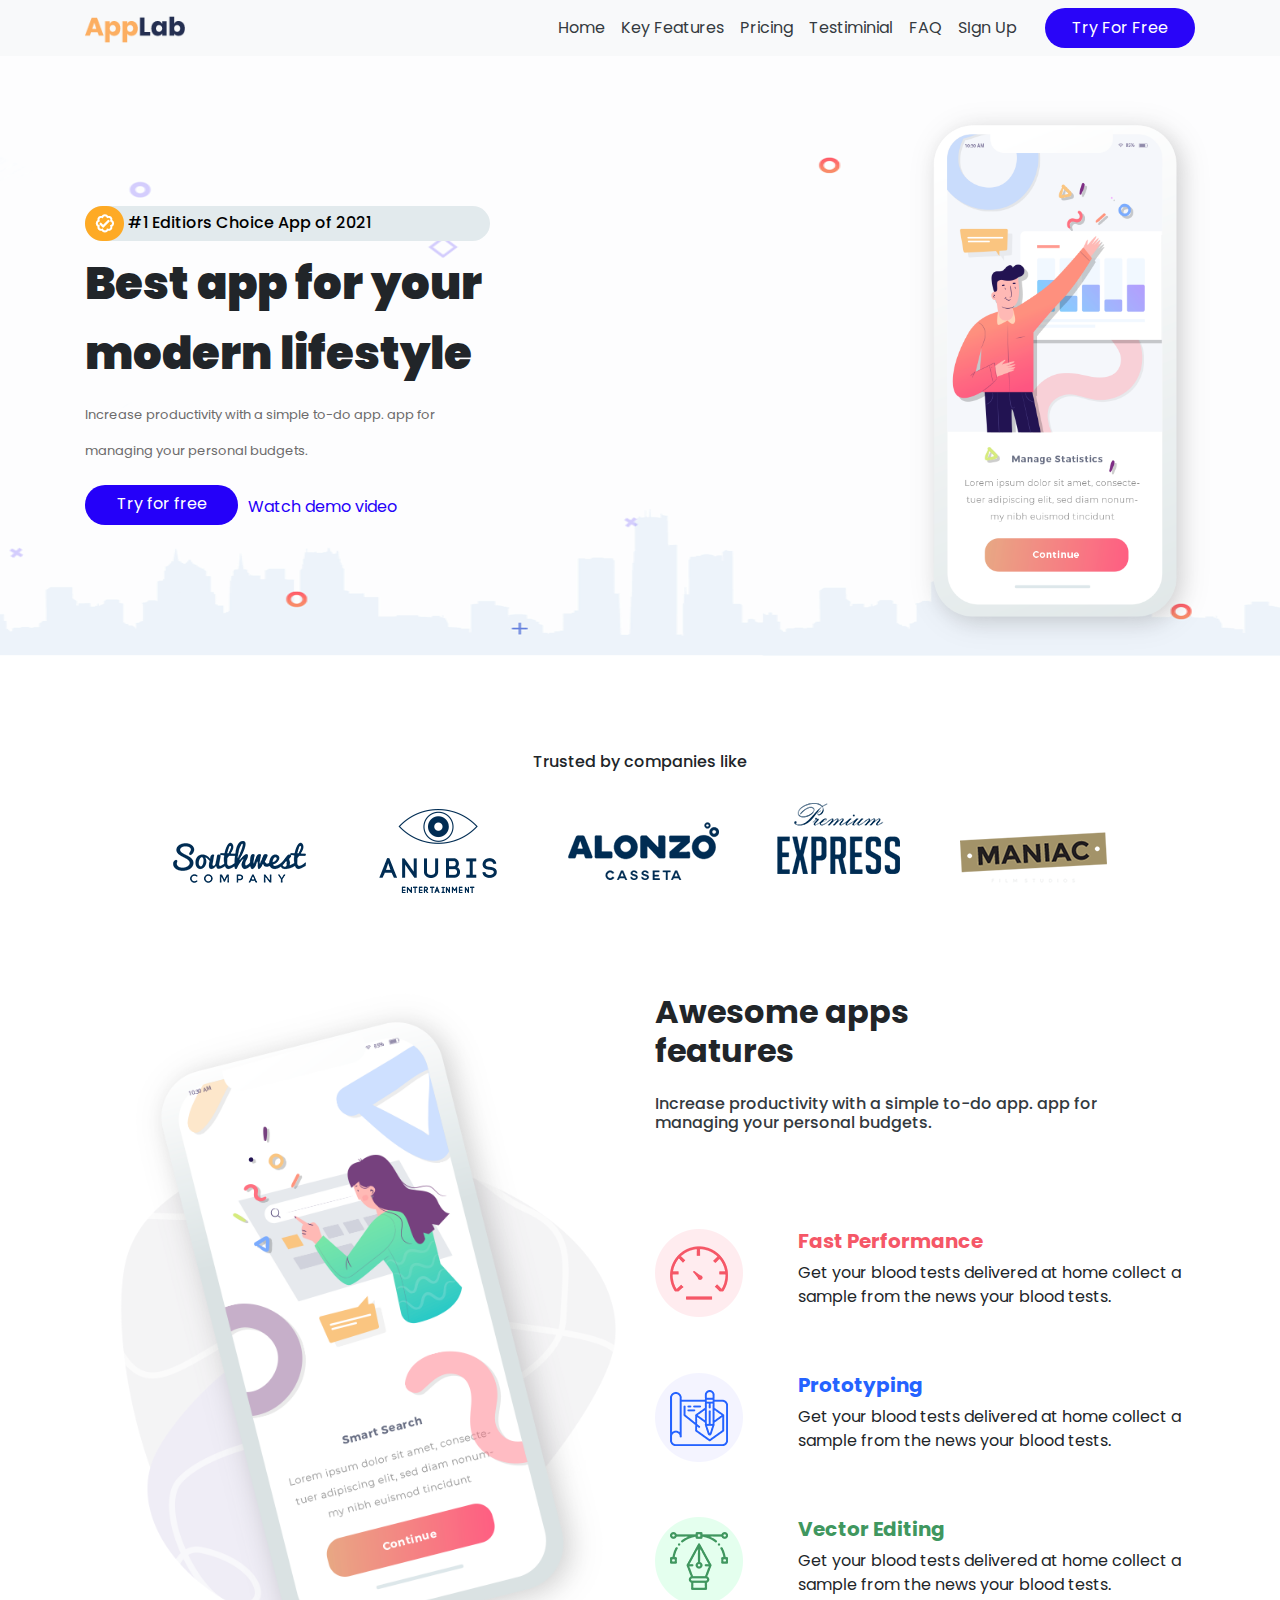
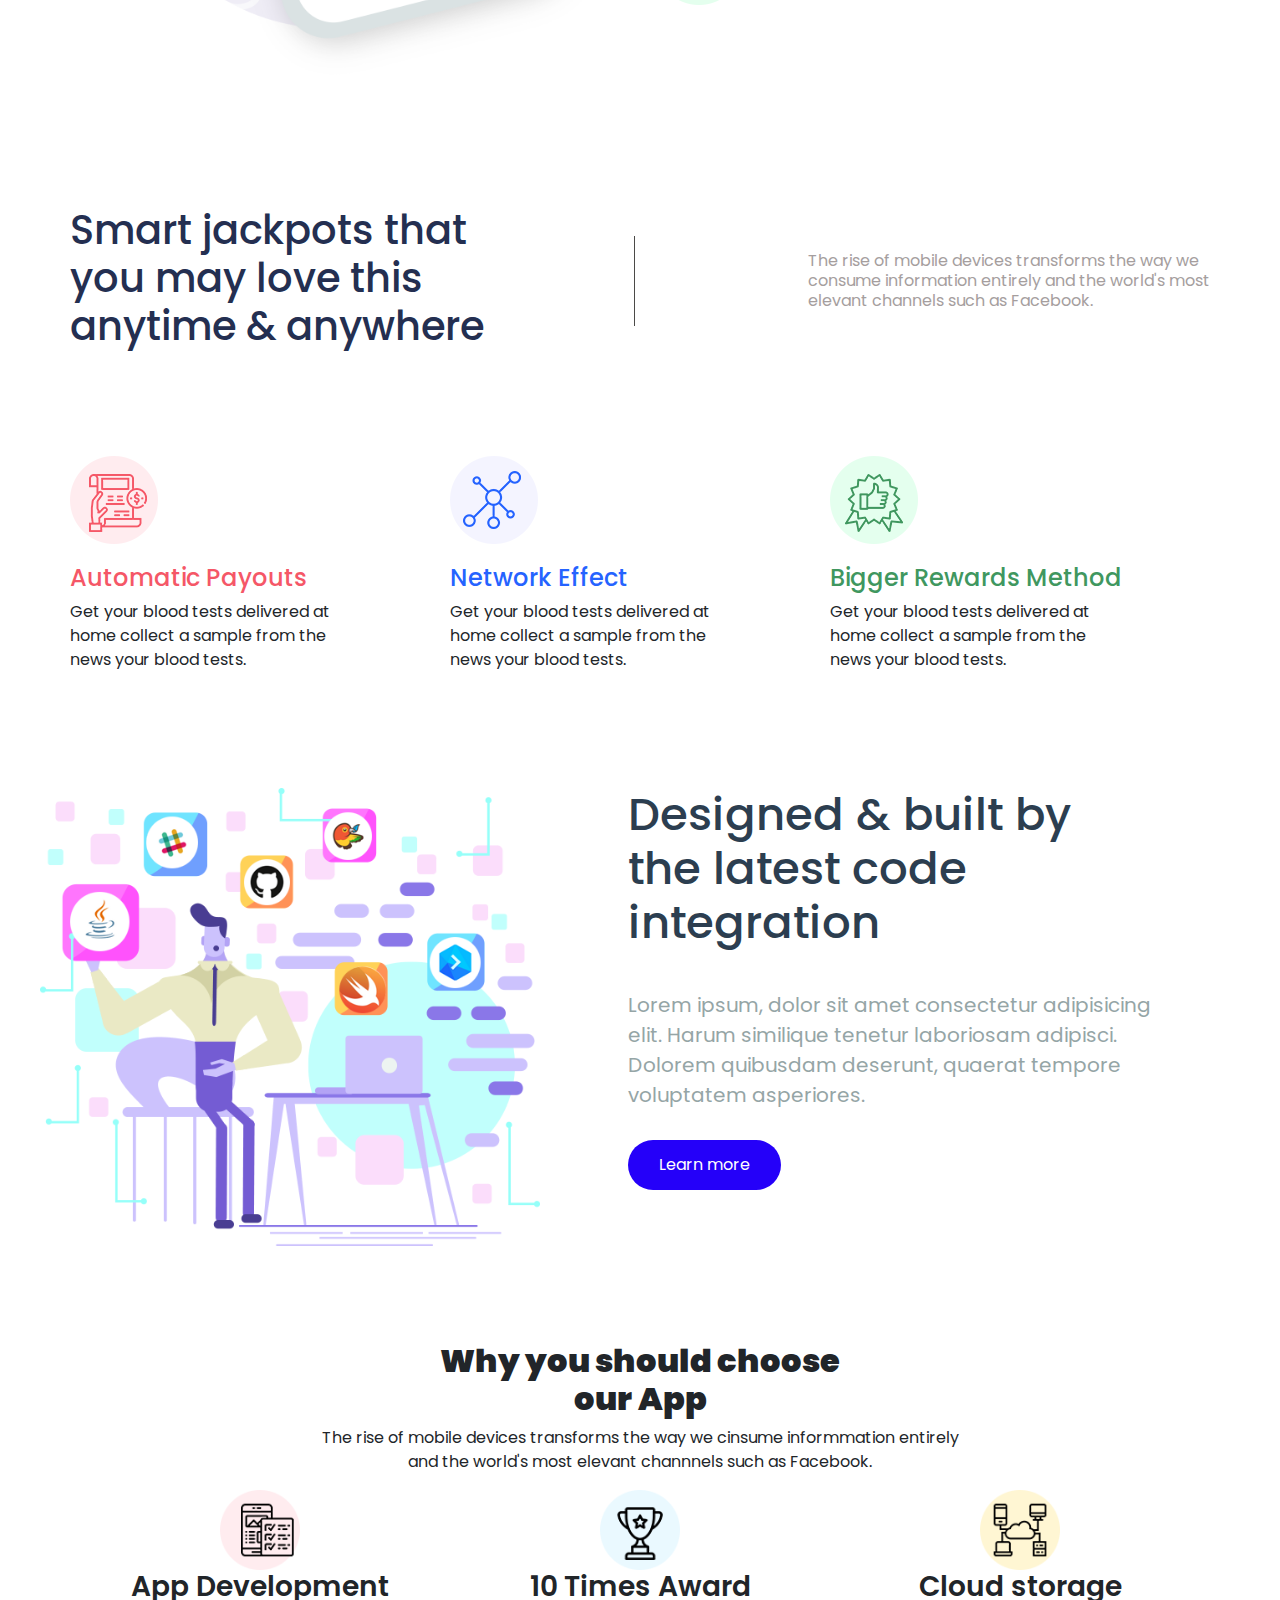
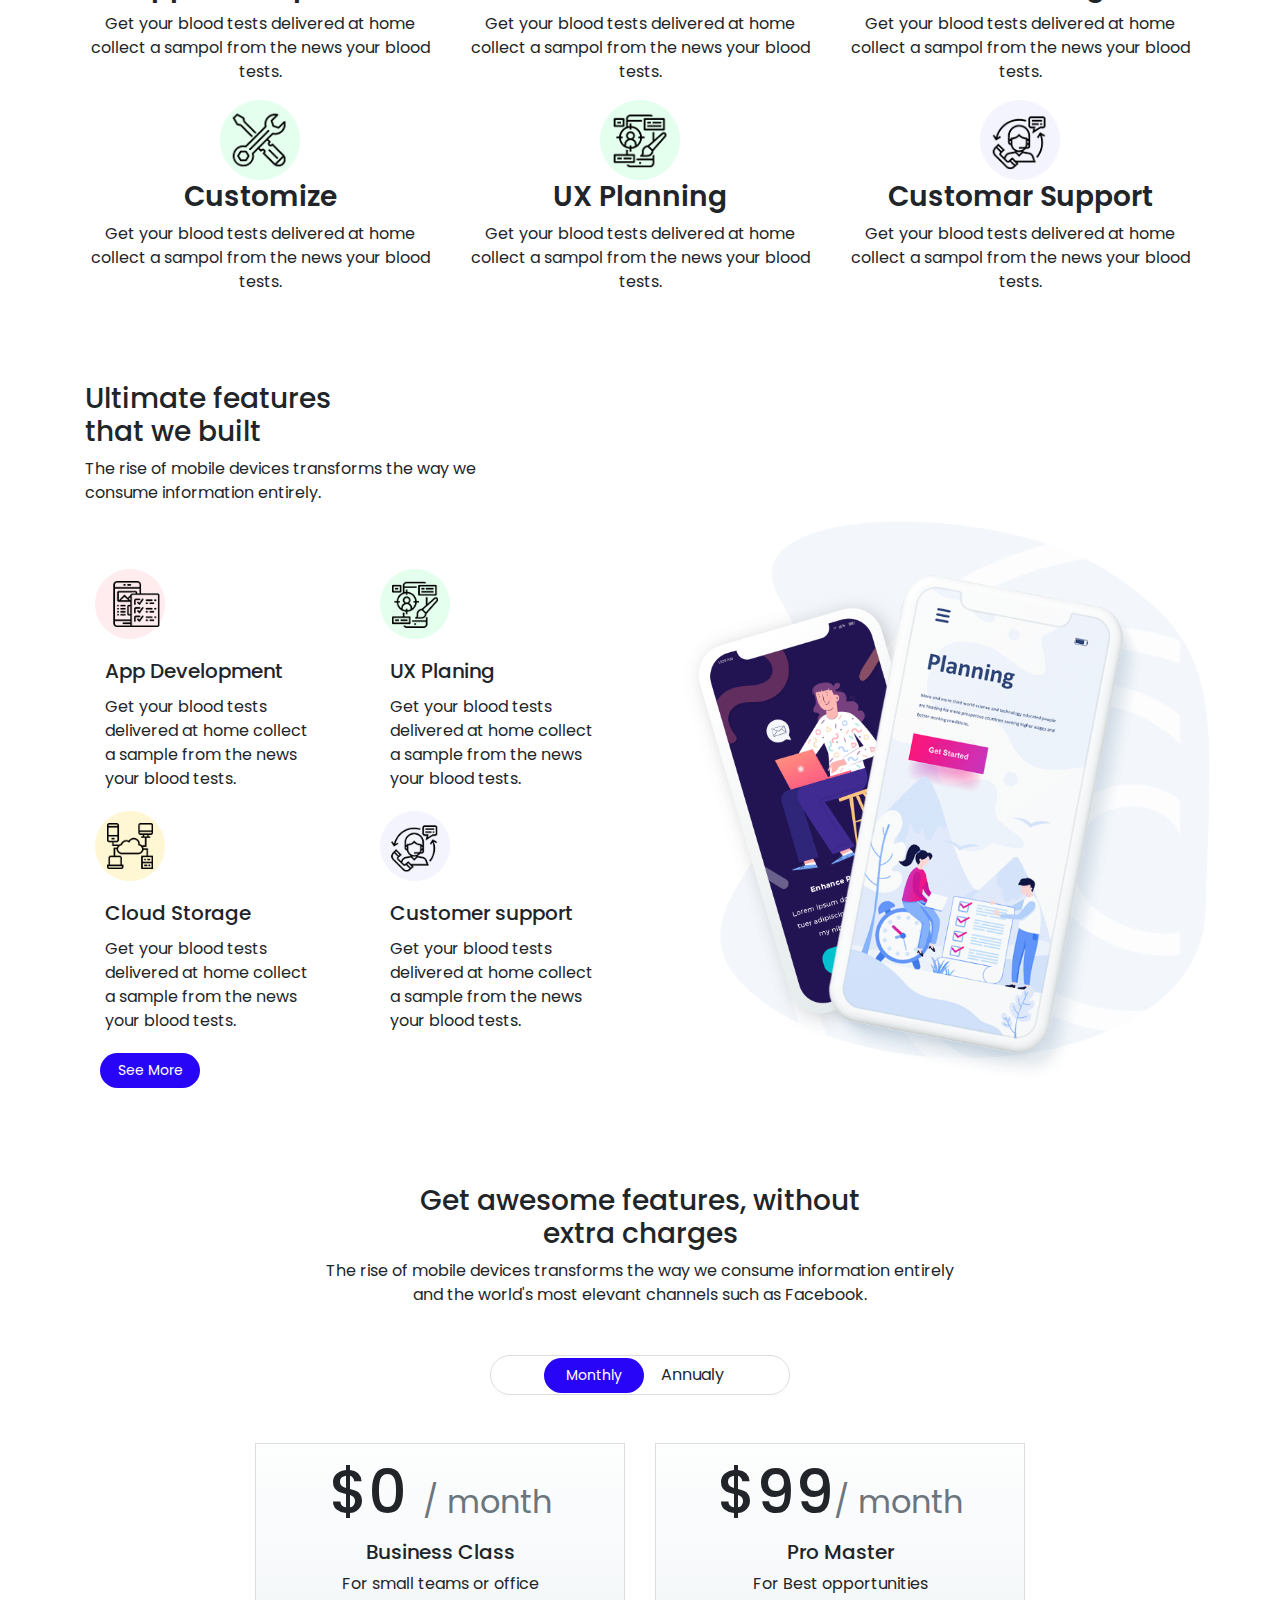
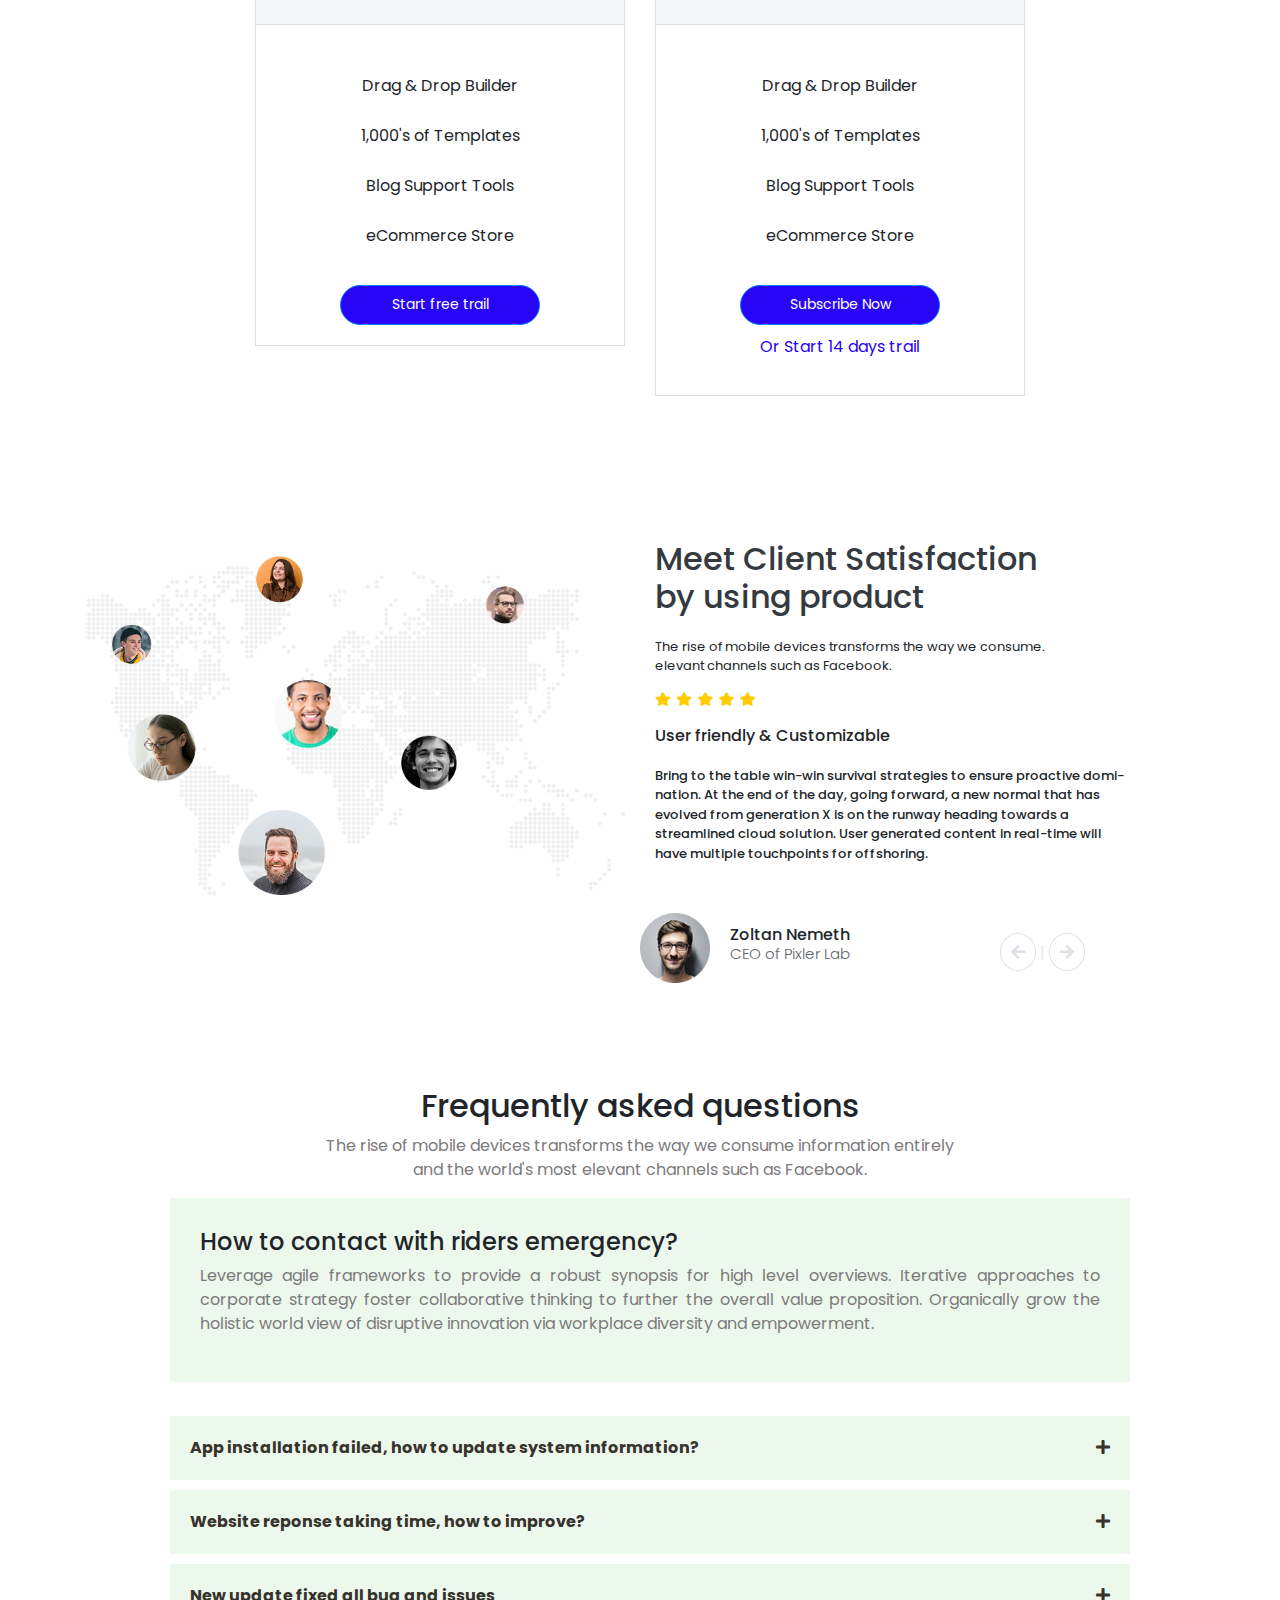
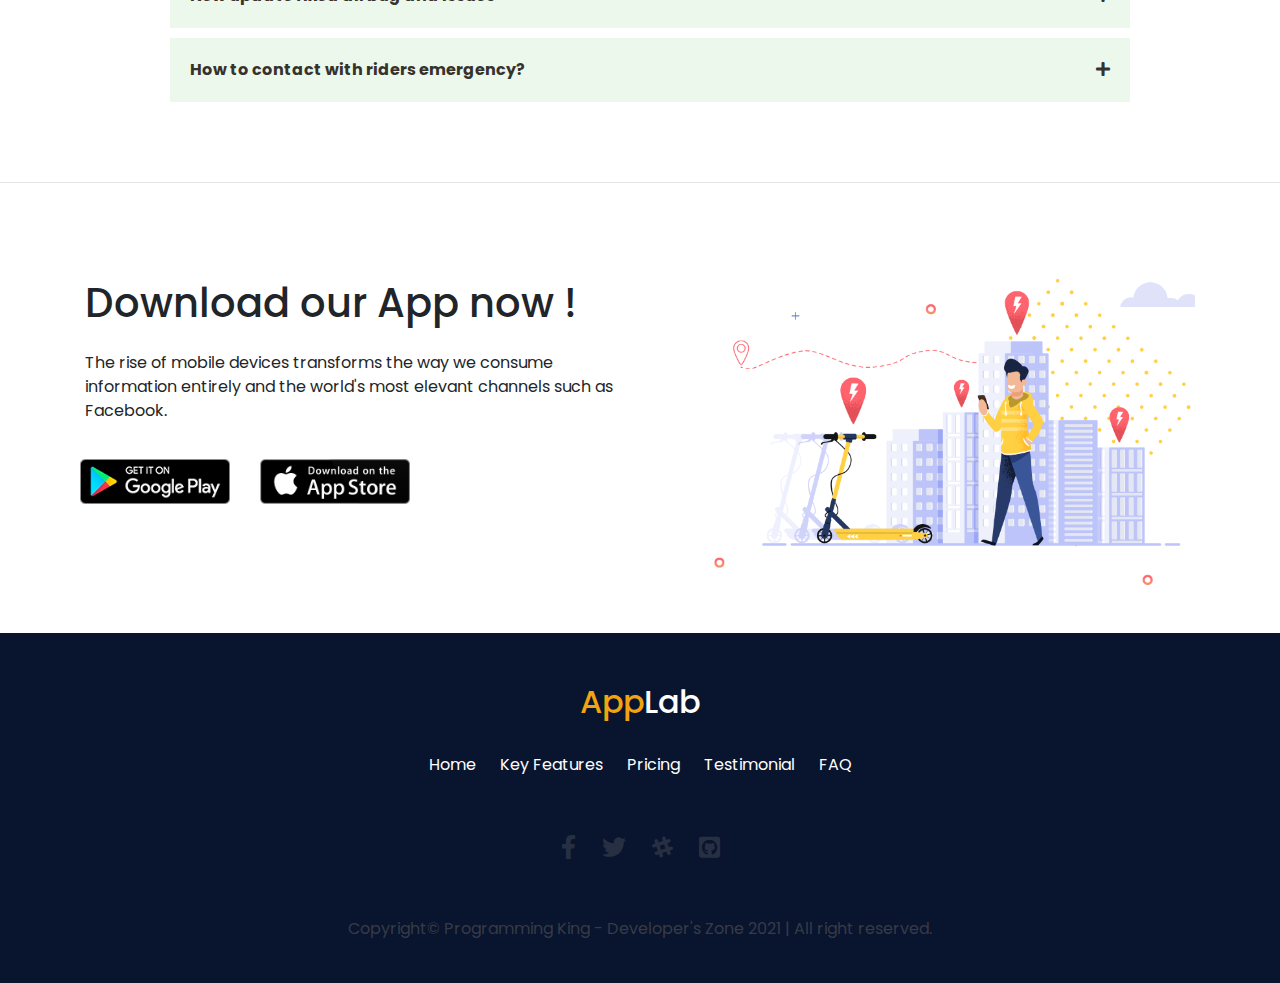
<file: index.html>
<!DOCTYPE html>
<html lang="en">
<head>
    <meta charset="UTF-8">
    <meta http-equiv="X-UA-Compatible" content="IE=edge">
    <meta name="viewport" content="width=device-width, initial-scale=1.0">
    <title>App Lab</title>
    <link rel="stylesheet" href="https://stackpath.bootstrapcdn.com/bootstrap/4.4.1/css/bootstrap.min.css" integrity="sha384-Vkoo8x4CGsO3+Hhxv8T/Q5PaXtkKtu6ug5TOeNV6gBiFeWPGFN9MuhOf23Q9Ifjh" crossorigin="anonymous">
    <link rel="stylesheet" href="https://cdnjs.cloudflare.com/ajax/libs/font-awesome/5.15.4/css/all.min.css" integrity="sha512-1ycn6IcaQQ40/MKBW2W4Rhis/DbILU74C1vSrLJxCq57o941Ym01SwNsOMqvEBFlcgUa6xLiPY/NS5R+E6ztJQ==" crossorigin="anonymous" referrerpolicy="no-referrer" />
    <link rel="stylesheet" href="css/style.css">
</head>
<body>
    <nav class="navbar navbar-expand-lg navbar-light sticky-top bg-light">
        <div class="container">
          <a class="navbar-brand" href="index.html">
              <img src="images/logo.png" width="100px" alt="">
          </a>
          <button class="navbar-toggler" type="button" data-toggle="collapse" data-target="#navbarNavDropdown" aria-controls="navbarNavDropdown" aria-expanded="false" aria-label="Toggle navigation">
            <span class="navbar-toggler-icon"></span>
          </button>
          <div class="collapse navbar-collapse justify-content-end" id="navbarNavDropdown">
            <ul class="navbar-nav justify-content-end">
                <li class="nav-item">
                  <a class="nav-link text-dark" href="index.html">Home</a>
                </li>
                <li class="nav-item">
                  <a class="nav-link text-dark" href="#features">Key Features</a>
                </li>
                <li class="nav-item">
                  <a class="nav-link text-dark" href="#price">Pricing</a>
                </li>
                <li class="nav-item">
                  <a class="nav-link text-dark" href="#">Testiminial</a>
                </li>
                <li class="nav-item">
                  <a class="nav-link text-dark" href="#faq">FAQ</a>
                </li>
                  <a class="nav-link text-dark" href="sign-up.html">SIgn Up</a>
                </li>
                <li class="nav-item" id="try-for-free">
                  <a class="nav-link text-dark" style="text-align:center;margin-left: 20px;font-size: 16px; background: #2905f8; width: 150px; height: 40px; border-radius: 33px;color: #fff !important;" href="sign-up.html">Try For Free</a>
                </li>
              </ul>
          </div>
        </div>
      </nav>
  
  
      <section class="banner-section">
          <div class="container">
              <div class="row">
                  <div class="col-md-6">
                      <h6 style="color: #000; line-height: 24px; background-color: #E2EAED; border-radius: 20px; width: 75%;"><img src="images/tick-mark.png" alt=""> #1 Editiors Choice App of 2021</h6>
                      <h1 style="font-size: 45px;font-weight: 900; line-height: 70px;">Best app for your <br> modern lifestyle</h1>
                      <p style="color: #6c6b6b; font-size: 13px;line-height: 36px;">Increase productivity with a simple to-do app. app for <br>
                        managing your personal budgets.</p>
                      <a href="sign-up.html" style="background:#2500F9;width: 153px; height: 40px; color: white; border-radius: 33px; padding: 12px, 36px, 12px, 36px !important;float: left;" class="btn getstarted-btn-1st">Try for free</a>
                      <a href="#" style="color: #2500F9;display: inline-block; margin-top: 10px; margin-left: 10px;">Watch demo video</a>
                  </div>
                  <div class="col-md-6">
                      <img id="mobile-1" src="images/mobile-1.png" alt="">
                  </div>
              </div>
          </div>
      </section>

      <section class="trusted text-center mt-5 pt-5">
          <h6>Trusted by companies like</h6>
          <img class="mt-4" src="images/companies.png" alt="">
      </section>


      <section class="awesome-apps-section">
        <div class="container">
          <div class="row">
            <div class="col-md-6">
              <img class="img-fluid" src="images/mobile-3.png" alt="">
            </div>
            <div class="col-md-6">
              <h2 class="mb-4" style="font-weight: bold;">Awesome apps <br>
                features</h2>
              <h6 class="mb-5 pb-5 text-dark">Increase productivity with a simple to-do app. app for <br>
                managing your personal budgets.</h6>
              <div class="row">

                <div class="col-md-3">
                  <img src="images/speed.png" alt="">
                </div>
                <div class="col-md-9">
                  <h5 style="color: #f55767; font-weight: bold;">Fast Performance</h5>
                  <p>Get your blood tests delivered at
                    home collect a sample from the
                    news your blood tests.</p>
                </div>

                <div class="col-md-3 mt-5">
                  <img src="images/prototype.png" alt="">
                </div>
                <div class="col-md-9 mt-5">
                  <h5 style="color: #2563ff; font-weight: bold;">Prototyping</h5>
                  <p>Get your blood tests delivered at
                    home collect a sample from the
                    news your blood tests.</p>
                </div>

                <div class="col-md-3 mt-5">
                  <img src="images/round-pen.png" alt="">
                </div>
                <div class="col-md-9 mt-5">
                  <h5 style="color: #40975f; font-weight: bold;">Vector Editing</h5>
                  <p>Get your blood tests delivered at
                    home collect a sample from the
                    news your blood tests.</p>
                </div>

              </div>
            </div>
          </div>
        </div>
      </section>

      <section class="jackpot-section">
              
          <div class="main-section">
            <div class="first_section">
                <h1 class="first_hading">
                    Smart jackpots that<br>
                    you may love this <br> anytime & anywhere
                </h1>
                <div class="line_brack"></div>
                <p class="first_pragraph">
                  The rise of mobile devices transforms the way we <br>
                  consume information entirely and the world's most <br>
                  elevant channels such as Facebook.
                </p>
            </div>
            <div class="secent_section">             
                <div class="automatic_payouts">
                    <img src="images/bill.png" alt="">
                  <h4>Automatic Payouts</h4>
                  <p>Get your blood tests delivered at <br>
                    home collect a sample from the <br>
                    news your blood tests.</p>
                </div>
                <div class="network_effect">
                    <img src="images/network.png" alt="">
                    <h4>Network Effect</h4>
                    <p>Get your blood tests delivered at <br>
                      home collect a sample from the <br>
                      news your blood tests.</p>
                </div>

                <div class="bigger_rewards">
                    <img src="images/badge.png" alt="">
                    <h4>Bigger Rewards Method</h4>
                    <p>Get your blood tests delivered at <br>
                      home collect a sample from the <br>
                      news your blood tests.</p>
                </div>

          </div>

        </div>
      </section>
    

    

      <section id="design">
          <div  class="content">
              <div class="row-1">
                  <img src="images/man-in-chair.png" alt="">
              </div>
              <div class="row-2">
                  <h2>Designed  & built by <br> the latest code <br> integration</h2>
                  <p>Lorem ipsum, dolor sit amet consectetur adipisicing elit. Harum similique tenetur laboriosam adipisci. Dolorem quibusdam deserunt, quaerat tempore voluptatem asperiores.</p>
                  <button class="button">Learn more</button>
              </div>
          </div>
      </section>


      <section class="why-should-choose-us mt-5 pt-5">
            <div class="container">
              <div class="row text-center">
                <div class="col-md-12">
                  <h2 style="font-weight: 900;">Why you should choose <br>our App</h2>
                  <p>The rise of mobile devices transforms the way we cinsume informmation entirely <br>and the world's most elevant channnels such as Facebook.</p>
                </div>
                <div class="col-md-4">
                  <div class="icon">
                    <img src="images/app-development.png" alt="">
                    <h3 style="font-weight: 600;">App Development</h3>
                    <p>Get your blood tests delivered at home collect a sampol from the news your blood tests.</p>
                  </div>
                </div>
                <div class="col-md-4">
                  <div class="icon">
                    <img src="images/trophy.png" alt="">
                    <h3 style="font-weight: 600;">10 Times Award</h3>
                    <p>Get your blood tests delivered at home collect a sampol from the news your blood tests.</p>
                  </div>
                </div>
                <div class="col-md-4">
                  <div class="icon">
                    <img src="images/computer.png" alt="">
                    <h3 style="font-weight: 600;">Cloud storage</h3>
                    <p>Get your blood tests delivered at home collect a sampol from the news your blood tests.</p>
                  </div>
                </div>
                <div class="col-md-4">
                  <div class="icon">
                    <img src="images/customize.png" alt="">
                    <h3 style="font-weight: 600;">Customize</h3>
                    <p>Get your blood tests delivered at home collect a sampol from the news your blood tests.</p>
                  </div>
                </div>
                <div class="col-md-4">
                  <div class="icon">
                    <img src="images/ui.png" alt="">
                    <h3 style="font-weight: 600;">UX Planning</h3>
                    <p>Get your blood tests delivered at home collect a sampol from the news your blood tests.</p>
                  </div>    
                </div>
                <div class="col-md-4">
                  <div class="icon">
                    <img src="images/customer-service.png" alt="">
                    <h3 style="font-weight: 600;">Customar Support</h3>
                    <p>Get your blood tests delivered at home collect a sampol from the news your blood tests.</p>
                  </div>
                </div>
              </div>
            </div>
      </section>

      <section id="features"></section>
      <br><br><br>
   
      <section class="features">
        <div class="container" style="position: relative;">
          <div class="row">
            <div class="col-md-12">
              <h3>Ultimate features <br> that we built</h3>
              <p>The rise of mobile devices transforms the way we <br> consume information entirely.</p>
            </div>
          </div>
          <img style="position: absolute; right: 0; padding-bottom: 40px; height: 600px;" src="images/mobile-2.png" alt="">
          <div class="row mt-5">
            <div class="col-md-6">
              <div class="card-deck">
                <div class="card">
                  <img class="card-img-top" src="images/app-development.png" alt="Card image cap">
                  <div class="card-body">
                    <h5 class="card-title">App Development</h5>
                    <p class="card-text">Get your blood tests delivered at
                      home collect a sample from the
                      news your blood tests.</p>
                  </div>
                </div>
                <div class="card">
                  <img class="card-img-top" src="images/ui.png" alt="Card image cap">
                  <div class="card-body">
                    <h5 class="card-title">UX Planing</h5>
                    <p class="card-text">Get your blood tests delivered at home collect a sample from the news your blood tests. </p>
                  </div>
                </div>
              </div>
            </div>
          </div>
          <div class="row">
            <div class="col-md-6">
              <div class="card-deck">
                <div class="card">
                  <img class="card-img-top" src="images/computer.png" alt="Card image cap">
                  <div class="card-body">
                    <h5 class="card-title">Cloud Storage</h5>
                    <p class="card-text">Get your blood tests delivered at home collect a sample from the news your blood tests.</p>
                  </div>
                </div>
                <div class="card">
                  <img class="card-img-top" src="images/customer-service.png" alt="Card image cap">
                  <div class="card-body">
                    <h5 class="card-title">Customer support</h5>
                    <p class="card-text">Get your blood tests delivered at home collect a sample from the news your blood tests.</p>
                  </div>
                </div>
              </div>
            </div>
          </div>
          <div class="row">
            <a style="text-align:center;margin-left: 30px; font-size: 14px; background: #2905f8; width: 100px; height: 35px; border-radius: 33px;color: #fff !important;" href="#" class="btn">See More</a>
          </div>
        </div>
      </section>
      <section id="price"></section>
      <section class="price text-center mt-5 pt-5">
        <h3>Get awesome features, without <br> extra charges</h3>
        <p>The rise of mobile devices transforms the way we consume information entirely <br> and the world's most elevant channels such as Facebook.</p>
        
        <div class="price-btn-container mt-5">
          <button class="btn" style="text-align:center; font-size: 14px; background: #2905f8; width: 100px; height: 35px; border-radius: 33px;color: #fff !important;" href="#">Monthly</button>
          <button class="btn" href="#">Annualy</button>
        </div>

        <div class="container mt-5" style="width: 800px;">
          
          <div class="row">
            <div class="card col-md-6">
             <div class="card-border">
              <div class="card-header">
                <h1 class="card-title"> <span style="font-size: 60px;"> $0 </span><small class="text-muted">/ month</small></h1>
                <h5>Business Class</h5>
                <p>For small teams or office</p>
              </div>
              <div class="card-body">
                <ul class="list-unstyled mt-3 mb-4">
                  <li>Drag & Drop Builder</li>
                  <li>1,000's of Templates</li>
                  <li>Blog Support Tools</li>
                  <li>eCommerce Store </li>
                </ul>
                <a href="sign-up.html" type="button" style="text-align:center; font-size: 14px; background: #2905f8; width: 200px; height: 40px; border-radius: 33px;color: #fff !important; margin:auto"  class="btn btn-lg btn-block btn-primary">Start free trail</a>
              </div>
             </div>
            </div>
  
              <div class="card col-md-6">
                <div class="card-border">
                  <div class="card-header">
                    <h1 class="card-title pricing-card-title"><span style="font-size: 60px;">$99</span><small class="text-muted">/ month</small></h1>
                    <h5>Pro Master</h5>
                    <p>For Best opportunities</p>
                  </div>
                  <div class="card-body">
                    <ul class="list-unstyled mt-3 mb-4">
                      <li>Drag & Drop Builder</li>
                      <li>1,000's of Templates</li>
                      <li>Blog Support Tools</li>
                      <li>eCommerce Store </li>
                    </ul>
                    <a href="sign-up.html" type="button" style="text-align:center; font-size: 14px; background: #2905f8; width: 200px; height: 40px; border-radius: 33px;color: #fff !important; margin:auto" class="btn btn-lg btn-block btn-primary">Subscribe Now</a>
                    <p style="color: #2500F9;text-align: center; margin-top: 10px;">Or Start 14 days trail</p>
                  </div>
                </div>
              </div>
            </div>  
          </div>
        </div>
      </section>

      <br><br>

      <div class="team-section mt-5 mb-3 pt-5">
        <div class="container">
          <div class="row">
            <div class="col-md-6">
              <img class="img-fluid mt-3" src="images/word-team.png" alt="">
            </div>
            <div class="col-md-6">
              <h2 class="text-dark">Meet Client Satisfaction <br>
                by using product</h2>
              <p style="font-size: 13px;margin-top: 20px;">The rise of mobile devices transforms the way we consume. <br>
                elevant channels such as Facebook.</p>
              <img style="width:100px; margin-bottom: 20px;" src="images/5star.png" alt="">
              <h6 style="margin-bottom: 20px;">User friendly & Customizable</h6>
              <p style="font-size: 13px; font-weight: 500; margin-bottom: 50px;">Bring to the table win-win survival strategies to ensure proactive domi-<br>nation. At the end of the day, going forward, a new normal that has<br> evolved from generation X is on the runway heading towards a<br> streamlined cloud solution. User generated content in real-time will<br> have multiple touchpoints for offshoring.
              <div class="row">
                <img style="width: 70px;margin-right: 20px;" src="images/ceo.png" alt="">
                <h6 style="margin-top: 12px;">Zoltan Nemeth <br>
                  <span style="font-weight: 300; font-size: 15px; color: #616368;">CEO of Pixler Lab</span>
                </h6>
                <div class="team-icons">
                  <i class="fas fa-arrow-left"></i>
                  <span style="color: #e7e7e7;">|</span>
                  <i class="fas fa-arrow-right"></i>
                </div>
              </div>
              </p>
            </div>
          </div>
        </div>
      </div>
      

      

        <section id="faq"></section>
        <br><br><br>

          <div class="contain">
            <div class="section_first">
                <h2 class="first_h2">
                  Frequently asked questions
                </h2>
                <p class="first_p">
                  The rise of mobile devices transforms the way we consume information entirely <br>
                  and the world's most elevant channels such as Facebook.
                </p>
    
            </div>
            <div class="section_too">
                <div class="section_three">
                    <h4>
                      How to contact with riders emergency?
                    </h4>
                    <p class="secunt_p">
                      Leverage agile frameworks to provide a robust synopsis for high level overviews. Iterative approaches to corporate strategy foster collaborative thinking to further the overall value proposition. Organically grow the holistic world view of disruptive innovation via workplace diversity and empowerment.
                    </p>
                </div>
                <Br>
                <div class="first_list">
                    <ul>
                        <li>App installation failed, how to update system information? <b> <i class="fas fa-plus"></i> </b>	
                        </li>
    
                        <li>Website reponse taking time, how to improve?<b> <i class="fas fa-plus"></i> </b>	</li>
    
                        <li>New update fixed all bug and issues<b>	<i class="fas fa-plus"></i> </b></li>
    
                        <li>How to contact with riders emergency?<b> <i class="fas fa-plus"></i> </b></li>
                    </ul>
                </div>
            </div>
        </div>
<br><br>

        <hr>
      <section class="footer-over-area mt-5 pt-5 pb-5">
        <div class="container">
          <div class="row">
            <div class="col-md-6">
              <h1>Download our App now !</h1>
              <p class="mt-4">The rise of mobile devices transforms the way we consume information entirely
                and the world's most elevant channels such as Facebook.</p>
                <div class="row">
                  <img style="width: 150px; margin-right: 30px; margin-left: 10px;margin-top: 20px;" src="images/play-store.png" alt="">
                  <img style="width: 150px;margin-top: 20px;" src="images/app-store.png" alt="">
                </div>
            </div>
            <div class="col-md-6">
              <img class="img-fluid" src="images/man-front-of-building.png" alt="">
            </div>
          </div>
        </div>
      </section>

    

      <div class="footer">
        <div class="main">
            <div class="head">
                <h2><span>App</span>Lab</h2>
            </div><br>
            <div class="link">
                <a href="#">Home</a>
                <a href="#">Key Features</a>
                <a href="#">Pricing</a>
                <a href="#">Testimonial</a>
                <a href="#">FAQ</a>
            </div><br><br>
            <div class="icon-btn">
                <i class="fab fa-facebook-f"></i>
                <i class="fab fa-twitter"></i>
                <i class="fab fa-slack-hash"></i>
                <i class="fab fa-github-square"></i>
            </div><br><br>

            <div class="copy">
                <p>Copyright&copy; Programming King - Developer's Zone 2021 | All right reserved.</p>
            </div>

        </div>
      </div>

</body>
</html>
</file>
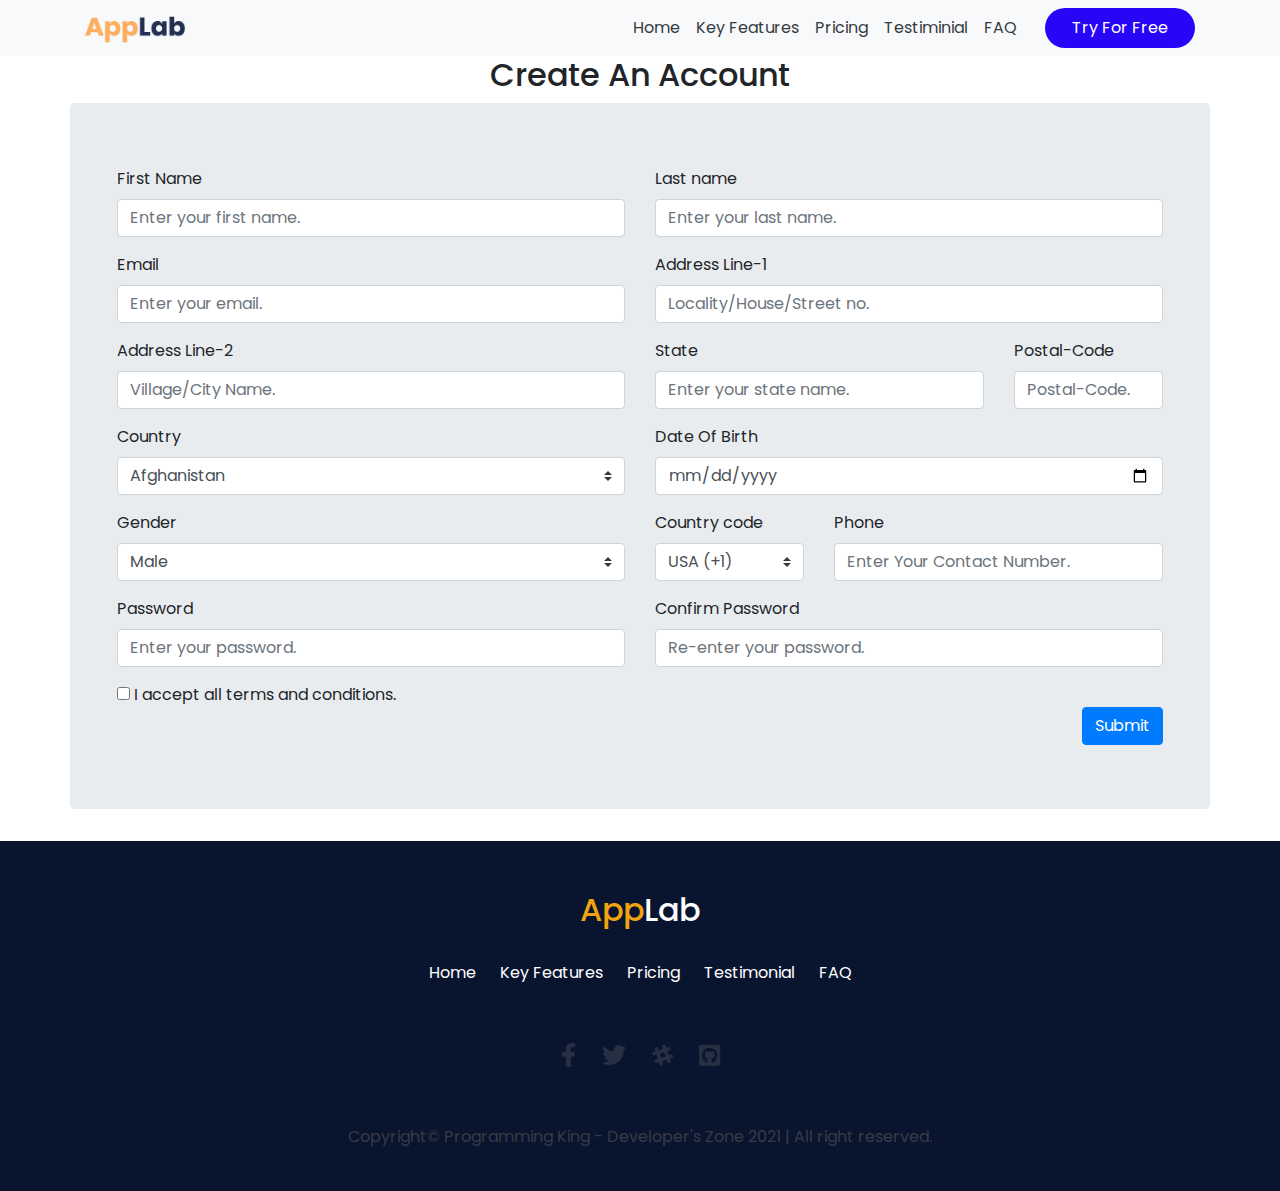
<file: sign-up.html>
<!DOCTYPE html>
<html>
<head>
   <meta charset="UTF-8">
    <meta name="viewport" content="width=device-width, initial-scale=1.0">
    <meta http-equiv="X-UA-Compatible" content="ie=edge">
    <link rel="stylesheet" type="text/css" href="https://stackpath.bootstrapcdn.com/bootstrap/4.3.1/css/bootstrap.min.css" integrity="sha384-ggOyR0iXCbMQv3Xipma34MD+dH/1fQ784/j6cY/iJTQUOhcWr7x9JvoRxT2MZw1T" crossorigin="anonymous">
    <link rel="stylesheet" href="https://cdnjs.cloudflare.com/ajax/libs/font-awesome/5.15.4/css/all.min.css" integrity="sha512-1ycn6IcaQQ40/MKBW2W4Rhis/DbILU74C1vSrLJxCq57o941Ym01SwNsOMqvEBFlcgUa6xLiPY/NS5R+E6ztJQ==" crossorigin="anonymous" referrerpolicy="no-referrer" />
    <title>App Lab - Registration</title>
    <link rel="stylesheet" href="css/style.css">
</head>
<body>

    <nav class="navbar navbar-expand-lg navbar-light sticky-top sticky-top bg-light">
        <div class="container">
          <a class="navbar-brand" href="index.html">
              <img src="images/logo.png" width="100px" alt="">
          </a>
          <button class="navbar-toggler" type="button" data-toggle="collapse" data-target="#navbarNavDropdown" aria-controls="navbarNavDropdown" aria-expanded="false" aria-label="Toggle navigation">
            <span class="navbar-toggler-icon"></span>
          </button>
          <div class="collapse navbar-collapse justify-content-end" id="navbarNavDropdown">
            <ul class="navbar-nav justify-content-end">
                <li class="nav-item">
                  <a class="nav-link text-dark" href="index.html">Home</a>
                </li>
                <li class="nav-item">
                  <a class="nav-link text-dark" href="index.html#features">Key Features</a>
                </li>
                <li class="nav-item">
                  <a class="nav-link text-dark" href="index.html#price">Pricing</a>
                </li>
                <li class="nav-item">
                  <a class="nav-link text-dark" href="#">Testiminial</a>
                </li>
                <li class="nav-item">
                  <a class="nav-link text-dark" href="#">FAQ</a>
                </li>
                <li class="nav-item" id="try-for-free">
                  <a class="nav-link text-dark" style="text-align:center;margin-left: 20px;font-size: 16px; background: #2905f8; width: 150px; height: 40px; border-radius: 33px;color: #fff !important;" href="#">Try For Free</a>
                </li>
              </ul>
          </div>
        </div>
      </nav>

    <div class="container">
        <form>
            <h2 class="text-center">Create An Account</h2>
        <div class="row jumbotron">
            <div class="col-sm-6 form-group">
                <label for="name-f">First Name</label>
                <input type="text" class="form-control" name="fname" id="name-f" placeholder="Enter your first name." required>
            </div>
            <div class="col-sm-6 form-group">
                <label for="name-l">Last name</label>
                <input type="text" class="form-control" name="lname" id="name-l" placeholder="Enter your last name." required>
            </div>
            <div class="col-sm-6 form-group">
                <label for="email">Email</label>
                <input type="email" class="form-control" name="email" id="email" placeholder="Enter your email." required>
            </div>
            <div class="col-sm-6 form-group">
                <label for="address-1">Address Line-1</label>
                <input type="address" class="form-control" name="Locality" id="address-1" placeholder="Locality/House/Street no." required>
            </div>
            <div class="col-sm-6 form-group">
                <label for="address-2">Address Line-2</label>
                <input type="address" class="form-control" name="address" id="address-2" placeholder="Village/City Name." required>
            </div>
            <div class="col-sm-4 form-group">
                <label for="State">State</label>
                <input type="address" class="form-control" name="State" id="State" placeholder="Enter your state name." required>
            </div>
            <div class="col-sm-2 form-group">
                <label for="zip">Postal-Code</label>
                <input type="zip" class="form-control" name="Zip" id="zip" placeholder="Postal-Code." required>
            </div>
            <div class="col-sm-6 form-group">
                <label for="Country">Country</label>
                <select class="form-control custom-select browser-default">
                    <option value="Afghanistan">Afghanistan</option>
                    <option value="Åland Islands">Åland Islands</option>
                    <option value="Albania">Albania</option>
                    <option value="Algeria">Algeria</option>
                    <option value="American Samoa">American Samoa</option>
                    <option value="Andorra">Andorra</option>
                    <option value="Angola">Angola</option>
                    <option value="Anguilla">Anguilla</option>
                    <option value="Antarctica">Antarctica</option>
                    <option value="Antigua and Barbuda">Antigua and Barbuda</option>
                    <option value="Argentina">Argentina</option>
                    <option value="Armenia">Armenia</option>
                    <option value="Aruba">Aruba</option>
                    <option value="Australia">Australia</option>
                    <option value="Austria">Austria</option>
                    <option value="Azerbaijan">Azerbaijan</option>
                    <option value="Bahamas">Bahamas</option>
                    <option value="Bahrain">Bahrain</option>
                    <option value="Bangladesh">Bangladesh</option>
                    <option value="Barbados">Barbados</option>
                    <option value="Belarus">Belarus</option>
                    <option value="Belgium">Belgium</option>
                    <option value="Belize">Belize</option>
                    <option value="Benin">Benin</option>
                    <option value="Bermuda">Bermuda</option>
                    <option value="Bhutan">Bhutan</option>
                    <option value="Bolivia">Bolivia</option>
                    <option value="Bosnia and Herzegovina">Bosnia and Herzegovina</option>
                    <option value="Botswana">Botswana</option>
                    <option value="Bouvet Island">Bouvet Island</option>
                    <option value="Brazil">Brazil</option>
                    <option value="British Indian Ocean Territory">British Indian Ocean Territory</option>
                    <option value="Brunei Darussalam">Brunei Darussalam</option>
                    <option value="Bulgaria">Bulgaria</option>
                    <option value="Burkina Faso">Burkina Faso</option>
                    <option value="Burundi">Burundi</option>
                    <option value="Cambodia">Cambodia</option>
                    <option value="Cameroon">Cameroon</option>
                    <option value="Canada">Canada</option>
                    <option value="Cape Verde">Cape Verde</option>
                    <option value="Cayman Islands">Cayman Islands</option>
                    <option value="Central African Republic">Central African Republic</option>
                    <option value="Chad">Chad</option>
                    <option value="Chile">Chile</option>
                    <option value="China">China</option>
                    <option value="Christmas Island">Christmas Island</option>
                    <option value="Cocos (Keeling) Islands">Cocos (Keeling) Islands</option>
                    <option value="Colombia">Colombia</option>
                    <option value="Comoros">Comoros</option>
                    <option value="Congo">Congo</option>
                    <option value="Congo, The Democratic Republic of The">Congo, The Democratic Republic of The</option>
                    <option value="Cook Islands">Cook Islands</option>
                    <option value="Costa Rica">Costa Rica</option>
                    <option value="Cote D'ivoire">Cote D'ivoire</option>
                    <option value="Croatia">Croatia</option>
                    <option value="Cuba">Cuba</option>
                    <option value="Cyprus">Cyprus</option>
                    <option value="Czech Republic">Czech Republic</option>
                    <option value="Denmark">Denmark</option>
                    <option value="Djibouti">Djibouti</option>
                    <option value="Dominica">Dominica</option>
                    <option value="Dominican Republic">Dominican Republic</option>
                    <option value="Ecuador">Ecuador</option>
                    <option value="Egypt">Egypt</option>
                    <option value="El Salvador">El Salvador</option>
                    <option value="Equatorial Guinea">Equatorial Guinea</option>
                    <option value="Eritrea">Eritrea</option>
                    <option value="Estonia">Estonia</option>
                    <option value="Ethiopia">Ethiopia</option>
                    <option value="Falkland Islands (Malvinas)">Falkland Islands (Malvinas)</option>
                    <option value="Faroe Islands">Faroe Islands</option>
                    <option value="Fiji">Fiji</option>
                    <option value="Finland">Finland</option>
                    <option value="France">France</option>
                    <option value="French Guiana">French Guiana</option>
                    <option value="French Polynesia">French Polynesia</option>
                    <option value="French Southern Territories">French Southern Territories</option>
                    <option value="Gabon">Gabon</option>
                    <option value="Gambia">Gambia</option>
                    <option value="Georgia">Georgia</option>
                    <option value="Germany">Germany</option>
                    <option value="Ghana">Ghana</option>
                    <option value="Gibraltar">Gibraltar</option>
                    <option value="Greece">Greece</option>
                    <option value="Greenland">Greenland</option>
                    <option value="Grenada">Grenada</option>
                    <option value="Guadeloupe">Guadeloupe</option>
                    <option value="Guam">Guam</option>
                    <option value="Guatemala">Guatemala</option>
                    <option value="Guernsey">Guernsey</option>
                    <option value="Guinea">Guinea</option>
                    <option value="Guinea-bissau">Guinea-bissau</option>
                    <option value="Guyana">Guyana</option>
                    <option value="Haiti">Haiti</option>
                    <option value="Heard Island and Mcdonald Islands">Heard Island and Mcdonald Islands</option>
                    <option value="Holy See (Vatican City State)">Holy See (Vatican City State)</option>
                    <option value="Honduras">Honduras</option>
                    <option value="Hong Kong">Hong Kong</option>
                    <option value="Hungary">Hungary</option>
                    <option value="Iceland">Iceland</option>
                    <option value="India">India</option>
                    <option value="Indonesia">Indonesia</option>
                    <option value="Iran, Islamic Republic of">Iran, Islamic Republic of</option>
                    <option value="Iraq">Iraq</option>
                    <option value="Ireland">Ireland</option>
                    <option value="Isle of Man">Isle of Man</option>
                    <option value="Israel">Israel</option>
                    <option value="Italy">Italy</option>
                    <option value="Jamaica">Jamaica</option>
                    <option value="Japan">Japan</option>
                    <option value="Jersey">Jersey</option>
                    <option value="Jordan">Jordan</option>
                    <option value="Kazakhstan">Kazakhstan</option>
                    <option value="Kenya">Kenya</option>
                    <option value="Kiribati">Kiribati</option>
                    <option value="Korea, Democratic People's Republic of">Korea, Democratic People's Republic of</option>
                    <option value="Korea, Republic of">Korea, Republic of</option>
                    <option value="Kuwait">Kuwait</option>
                    <option value="Kyrgyzstan">Kyrgyzstan</option>
                    <option value="Lao People's Democratic Republic">Lao People's Democratic Republic</option>
                    <option value="Latvia">Latvia</option>
                    <option value="Lebanon">Lebanon</option>
                    <option value="Lesotho">Lesotho</option>
                    <option value="Liberia">Liberia</option>
                    <option value="Libyan Arab Jamahiriya">Libyan Arab Jamahiriya</option>
                    <option value="Liechtenstein">Liechtenstein</option>
                    <option value="Lithuania">Lithuania</option>
                    <option value="Luxembourg">Luxembourg</option>
                    <option value="Macao">Macao</option>
                    <option value="Macedonia, The Former Yugoslav Republic of">Macedonia, The Former Yugoslav Republic of</option>
                    <option value="Madagascar">Madagascar</option>
                    <option value="Malawi">Malawi</option>
                    <option value="Malaysia">Malaysia</option>
                    <option value="Maldives">Maldives</option>
                    <option value="Mali">Mali</option>
                    <option value="Malta">Malta</option>
                    <option value="Marshall Islands">Marshall Islands</option>
                    <option value="Martinique">Martinique</option>
                    <option value="Mauritania">Mauritania</option>
                    <option value="Mauritius">Mauritius</option>
                    <option value="Mayotte">Mayotte</option>
                    <option value="Mexico">Mexico</option>
                    <option value="Micronesia, Federated States of">Micronesia, Federated States of</option>
                    <option value="Moldova, Republic of">Moldova, Republic of</option>
                    <option value="Monaco">Monaco</option>
                    <option value="Mongolia">Mongolia</option>
                    <option value="Montenegro">Montenegro</option>
                    <option value="Montserrat">Montserrat</option>
                    <option value="Morocco">Morocco</option>
                    <option value="Mozambique">Mozambique</option>
                    <option value="Myanmar">Myanmar</option>
                    <option value="Namibia">Namibia</option>
                    <option value="Nauru">Nauru</option>
                    <option value="Nepal">Nepal</option>
                    <option value="Netherlands">Netherlands</option>
                    <option value="Netherlands Antilles">Netherlands Antilles</option>
                    <option value="New Caledonia">New Caledonia</option>
                    <option value="New Zealand">New Zealand</option>
                    <option value="Nicaragua">Nicaragua</option>
                    <option value="Niger">Niger</option>
                    <option value="Nigeria">Nigeria</option>
                    <option value="Niue">Niue</option>
                    <option value="Norfolk Island">Norfolk Island</option>
                    <option value="Northern Mariana Islands">Northern Mariana Islands</option>
                    <option value="Norway">Norway</option>
                    <option value="Oman">Oman</option>
                    <option value="Pakistan">Pakistan</option>
                    <option value="Palau">Palau</option>
                    <option value="Palestinian Territory, Occupied">Palestinian Territory, Occupied</option>
                    <option value="Panama">Panama</option>
                    <option value="Papua New Guinea">Papua New Guinea</option>
                    <option value="Paraguay">Paraguay</option>
                    <option value="Peru">Peru</option>
                    <option value="Philippines">Philippines</option>
                    <option value="Pitcairn">Pitcairn</option>
                    <option value="Poland">Poland</option>
                    <option value="Portugal">Portugal</option>
                    <option value="Puerto Rico">Puerto Rico</option>
                    <option value="Qatar">Qatar</option>
                    <option value="Reunion">Reunion</option>
                    <option value="Romania">Romania</option>
                    <option value="Russian Federation">Russian Federation</option>
                    <option value="Rwanda">Rwanda</option>
                    <option value="Saint Helena">Saint Helena</option>
                    <option value="Saint Kitts and Nevis">Saint Kitts and Nevis</option>
                    <option value="Saint Lucia">Saint Lucia</option>
                    <option value="Saint Pierre and Miquelon">Saint Pierre and Miquelon</option>
                    <option value="Saint Vincent and The Grenadines">Saint Vincent and The Grenadines</option>
                    <option value="Samoa">Samoa</option>
                    <option value="San Marino">San Marino</option>
                    <option value="Sao Tome and Principe">Sao Tome and Principe</option>
                    <option value="Saudi Arabia">Saudi Arabia</option>
                    <option value="Senegal">Senegal</option>
                    <option value="Serbia">Serbia</option>
                    <option value="Seychelles">Seychelles</option>
                    <option value="Sierra Leone">Sierra Leone</option>
                    <option value="Singapore">Singapore</option>
                    <option value="Slovakia">Slovakia</option>
                    <option value="Slovenia">Slovenia</option>
                    <option value="Solomon Islands">Solomon Islands</option>
                    <option value="Somalia">Somalia</option>
                    <option value="South Africa">South Africa</option>
                    <option value="South Georgia and The South Sandwich Islands">South Georgia and The South Sandwich Islands</option>
                    <option value="Spain">Spain</option>
                    <option value="Sri Lanka">Sri Lanka</option>
                    <option value="Sudan">Sudan</option>
                    <option value="Suriname">Suriname</option>
                    <option value="Svalbard and Jan Mayen">Svalbard and Jan Mayen</option>
                    <option value="Swaziland">Swaziland</option>
                    <option value="Sweden">Sweden</option>
                    <option value="Switzerland">Switzerland</option>
                    <option value="Syrian Arab Republic">Syrian Arab Republic</option>
                    <option value="Taiwan, Province of China">Taiwan, Province of China</option>
                    <option value="Tajikistan">Tajikistan</option>
                    <option value="Tanzania, United Republic of">Tanzania, United Republic of</option>
                    <option value="Thailand">Thailand</option>
                    <option value="Timor-leste">Timor-leste</option>
                    <option value="Togo">Togo</option>
                    <option value="Tokelau">Tokelau</option>
                    <option value="Tonga">Tonga</option>
                    <option value="Trinidad and Tobago">Trinidad and Tobago</option>
                    <option value="Tunisia">Tunisia</option>
                    <option value="Turkey">Turkey</option>
                    <option value="Turkmenistan">Turkmenistan</option>
                    <option value="Turks and Caicos Islands">Turks and Caicos Islands</option>
                    <option value="Tuvalu">Tuvalu</option>
                    <option value="Uganda">Uganda</option>
                    <option value="Ukraine">Ukraine</option>
                    <option value="United Arab Emirates">United Arab Emirates</option>
                    <option value="United Kingdom">United Kingdom</option>
                    <option value="United States">United States</option>
                    <option value="United States Minor Outlying Islands">United States Minor Outlying Islands</option>
                    <option value="Uruguay">Uruguay</option>
                    <option value="Uzbekistan">Uzbekistan</option>
                    <option value="Vanuatu">Vanuatu</option>
                    <option value="Venezuela">Venezuela</option>
                    <option value="Viet Nam">Viet Nam</option>
                    <option value="Virgin Islands, British">Virgin Islands, British</option>
                    <option value="Virgin Islands, U.S.">Virgin Islands, U.S.</option>
                    <option value="Wallis and Futuna">Wallis and Futuna</option>
                    <option value="Western Sahara">Western Sahara</option>
                    <option value="Yemen">Yemen</option>
                    <option value="Zambia">Zambia</option>
                    <option value="Zimbabwe">Zimbabwe</option>
                </select>
            </div>
            <div class="col-sm-6 form-group">
                <label for="Date">Date Of Birth</label>
                <input type="Date" name="dob" class="form-control" id="Date" placeholder="" required>
            </div>
            <div class="col-sm-6 form-group">
                <label for="sex">Gender</label>
                <select id="sex" class="form-control browser-default custom-select">
                <option value="male">Male</option>
                <option value="female">Female</option>
                <option value="unspesified">Unspecified</option>
            </select>
            </div>
            <div class="col-sm-2 form-group">
                <label for="cod">Country code</label>
                <select class="form-control browser-default custom-select">
                    <option data-countryCode="US" value="1" selected>USA (+1)</option>
  <option data-countryCode="GB" value="44">UK (+44)</option>

                    <option disabled="disabled">Other Countries</option>
                    <option data-countryCode="DZ" value="213">Algeria (+213)</option>
                    <option data-countryCode="AD" value="376">Andorra (+376)</option>
                    <option data-countryCode="AO" value="244">Angola (+244)</option>
                    <option data-countryCode="AI" value="1264">Anguilla (+1264)</option>
                    <option data-countryCode="AG" value="1268">Antigua &amp; Barbuda (+1268)</option>
                    <option data-countryCode="AR" value="54">Argentina (+54)</option>
                    <option data-countryCode="AM" value="374">Armenia (+374)</option>
                    <option data-countryCode="AW" value="297">Aruba (+297)</option>
                    <option data-countryCode="AU" value="61">Australia (+61)</option>
                    <option data-countryCode="AT" value="43">Austria (+43)</option>
                    <option data-countryCode="AZ" value="994">Azerbaijan (+994)</option>
                    <option data-countryCode="BS" value="1242">Bahamas (+1242)</option>
                    <option data-countryCode="BH" value="973">Bahrain (+973)</option>
                    <option data-countryCode="BD" value="880">Bangladesh (+880)</option>
                    <option data-countryCode="BB" value="1246">Barbados (+1246)</option>
                    <option data-countryCode="BY" value="375">Belarus (+375)</option>
                    <option data-countryCode="BE" value="32">Belgium (+32)</option>
                    <option data-countryCode="BZ" value="501">Belize (+501)</option>
                    <option data-countryCode="BJ" value="229">Benin (+229)</option>
                    <option data-countryCode="BM" value="1441">Bermuda (+1441)</option>
                    <option data-countryCode="BT" value="975">Bhutan (+975)</option>
                    <option data-countryCode="BO" value="591">Bolivia (+591)</option>
                    <option data-countryCode="BA" value="387">Bosnia Herzegovina (+387)</option>
                    <option data-countryCode="BW" value="267">Botswana (+267)</option>
                    <option data-countryCode="BR" value="55">Brazil (+55)</option>
                    <option data-countryCode="BN" value="673">Brunei (+673)</option>
                    <option data-countryCode="BG" value="359">Bulgaria (+359)</option>
                    <option data-countryCode="BF" value="226">Burkina Faso (+226)</option>
                    <option data-countryCode="BI" value="257">Burundi (+257)</option>
                    <option data-countryCode="KH" value="855">Cambodia (+855)</option>
                    <option data-countryCode="CM" value="237">Cameroon (+237)</option>
                    <option data-countryCode="CA" value="1">Canada (+1)</option>
                    <option data-countryCode="CV" value="238">Cape Verde Islands (+238)</option>
                    <option data-countryCode="KY" value="1345">Cayman Islands (+1345)</option>
                    <option data-countryCode="CF" value="236">Central African Republic (+236)</option>
                    <option data-countryCode="CL" value="56">Chile (+56)</option>
                    <option data-countryCode="CN" value="86">China (+86)</option>
                    <option data-countryCode="CO" value="57">Colombia (+57)</option>
                    <option data-countryCode="KM" value="269">Comoros (+269)</option>
                    <option data-countryCode="CG" value="242">Congo (+242)</option>
                    <option data-countryCode="CK" value="682">Cook Islands (+682)</option>
                    <option data-countryCode="CR" value="506">Costa Rica (+506)</option>
                    <option data-countryCode="HR" value="385">Croatia (+385)</option>
                    <option data-countryCode="CU" value="53">Cuba (+53)</option>
                    <option data-countryCode="CY" value="90">Cyprus - North (+90)</option>
                    <option data-countryCode="CY" value="357">Cyprus - South (+357)</option>
                    <option data-countryCode="CZ" value="420">Czech Republic (+420)</option>
                    <option data-countryCode="DK" value="45">Denmark (+45)</option>
                    <option data-countryCode="DJ" value="253">Djibouti (+253)</option>
                    <option data-countryCode="DM" value="1809">Dominica (+1809)</option>
                    <option data-countryCode="DO" value="1809">Dominican Republic (+1809)</option>
                    <option data-countryCode="EC" value="593">Ecuador (+593)</option>
                    <option data-countryCode="EG" value="20">Egypt (+20)</option>
                    <option data-countryCode="SV" value="503">El Salvador (+503)</option>
                    <option data-countryCode="GQ" value="240">Equatorial Guinea (+240)</option>
                    <option data-countryCode="ER" value="291">Eritrea (+291)</option>
                    <option data-countryCode="EE" value="372">Estonia (+372)</option>
                    <option data-countryCode="ET" value="251">Ethiopia (+251)</option>
                    <option data-countryCode="FK" value="500">Falkland Islands (+500)</option>
                    <option data-countryCode="FO" value="298">Faroe Islands (+298)</option>
                    <option data-countryCode="FJ" value="679">Fiji (+679)</option>
                    <option data-countryCode="FI" value="358">Finland (+358)</option>
                    <option data-countryCode="FR" value="33">France (+33)</option>
                    <option data-countryCode="GF" value="594">French Guiana (+594)</option>
                    <option data-countryCode="PF" value="689">French Polynesia (+689)</option>
                    <option data-countryCode="GA" value="241">Gabon (+241)</option>
                    <option data-countryCode="GM" value="220">Gambia (+220)</option>
                    <option data-countryCode="GE" value="7880">Georgia (+7880)</option>
                    <option data-countryCode="DE" value="49">Germany (+49)</option>
                    <option data-countryCode="GH" value="233">Ghana (+233)</option>
                    <option data-countryCode="GI" value="350">Gibraltar (+350)</option>
                    <option data-countryCode="GR" value="30">Greece (+30)</option>
                    <option data-countryCode="GL" value="299">Greenland (+299)</option>
                    <option data-countryCode="GD" value="1473">Grenada (+1473)</option>
                    <option data-countryCode="GP" value="590">Guadeloupe (+590)</option>
                    <option data-countryCode="GU" value="671">Guam (+671)</option>
                    <option data-countryCode="GT" value="502">Guatemala (+502)</option>
                    <option data-countryCode="GN" value="224">Guinea (+224)</option>
                    <option data-countryCode="GW" value="245">Guinea - Bissau (+245)</option>
                    <option data-countryCode="GY" value="592">Guyana (+592)</option>
                    <option data-countryCode="HT" value="509">Haiti (+509)</option>
                    <option data-countryCode="HN" value="504">Honduras (+504)</option>
                    <option data-countryCode="HK" value="852">Hong Kong (+852)</option>
                    <option data-countryCode="HU" value="36">Hungary (+36)</option>
                    <option data-countryCode="IS" value="354">Iceland (+354)</option>
                    <option data-countryCode="IN" value="91">India (+91)</option>
                    <option data-countryCode="ID" value="62">Indonesia (+62)</option>
                    <option data-countryCode="IQ" value="964">Iraq (+964)</option>
                    <option data-countryCode="IR" value="98">Iran (+98)</option>
                    <option data-countryCode="IE" value="353">Ireland (+353)</option>
                    <option data-countryCode="IL" value="972">Israel (+972)</option>
                    <option data-countryCode="IT" value="39">Italy (+39)</option>
                    <option data-countryCode="JM" value="1876">Jamaica (+1876)</option>
                    <option data-countryCode="JP" value="81">Japan (+81)</option>
                    <option data-countryCode="JO" value="962">Jordan (+962)</option>
                    <option data-countryCode="KZ" value="7">Kazakhstan (+7)</option>
                    <option data-countryCode="KE" value="254">Kenya (+254)</option>
                    <option data-countryCode="KI" value="686">Kiribati (+686)</option>
                    <option data-countryCode="KP" value="850">Korea - North (+850)</option>
                    <option data-countryCode="KR" value="82">Korea - South (+82)</option>
                    <option data-countryCode="KW" value="965">Kuwait (+965)</option>
                    <option data-countryCode="KG" value="996">Kyrgyzstan (+996)</option>
                    <option data-countryCode="LA" value="856">Laos (+856)</option>
                    <option data-countryCode="LV" value="371">Latvia (+371)</option>
                    <option data-countryCode="LB" value="961">Lebanon (+961)</option>
                    <option data-countryCode="LS" value="266">Lesotho (+266)</option>
                    <option data-countryCode="LR" value="231">Liberia (+231)</option>
                    <option data-countryCode="LY" value="218">Libya (+218)</option>
                    <option data-countryCode="LI" value="417">Liechtenstein (+417)</option>
                    <option data-countryCode="LT" value="370">Lithuania (+370)</option>
                    <option data-countryCode="LU" value="352">Luxembourg (+352)</option>
                    <option data-countryCode="MO" value="853">Macao (+853)</option>
                    <option data-countryCode="MK" value="389">Macedonia (+389)</option>
                    <option data-countryCode="MG" value="261">Madagascar (+261)</option>
                    <option data-countryCode="MW" value="265">Malawi (+265)</option>
                    <option data-countryCode="MY" value="60">Malaysia (+60)</option>
                    <option data-countryCode="MV" value="960">Maldives (+960)</option>
                    <option data-countryCode="ML" value="223">Mali (+223)</option>
                    <option data-countryCode="MT" value="356">Malta (+356)</option>
                    <option data-countryCode="MH" value="692">Marshall Islands (+692)</option>
                    <option data-countryCode="MQ" value="596">Martinique (+596)</option>
                    <option data-countryCode="MR" value="222">Mauritania (+222)</option>
                    <option data-countryCode="YT" value="269">Mayotte (+269)</option>
                    <option data-countryCode="MX" value="52">Mexico (+52)</option>
                    <option data-countryCode="FM" value="691">Micronesia (+691)</option>
                    <option data-countryCode="MD" value="373">Moldova (+373)</option>
                    <option data-countryCode="MC" value="377">Monaco (+377)</option>
                    <option data-countryCode="MN" value="976">Mongolia (+976)</option>
                    <option data-countryCode="MS" value="1664">Montserrat (+1664)</option>
                    <option data-countryCode="MA" value="212">Morocco (+212)</option>
                    <option data-countryCode="MZ" value="258">Mozambique (+258)</option>
                    <option data-countryCode="MN" value="95">Myanmar (+95)</option>
                    <option data-countryCode="NA" value="264">Namibia (+264)</option>
                    <option data-countryCode="NR" value="674">Nauru (+674)</option>
                    <option data-countryCode="NP" value="977">Nepal (+977)</option>
                    <option data-countryCode="NL" value="31">Netherlands (+31)</option>
                    <option data-countryCode="NC" value="687">New Caledonia (+687)</option>
                    <option data-countryCode="NZ" value="64">New Zealand (+64)</option>
                    <option data-countryCode="NI" value="505">Nicaragua (+505)</option>
                    <option data-countryCode="NE" value="227">Niger (+227)</option>
                    <option data-countryCode="NG" value="234">Nigeria (+234)</option>
                    <option data-countryCode="NU" value="683">Niue (+683)</option>
                    <option data-countryCode="NF" value="672">Norfolk Islands (+672)</option>
                    <option data-countryCode="NP" value="670">Northern Marianas (+670)</option>
                    <option data-countryCode="NO" value="47">Norway (+47)</option>
                    <option data-countryCode="OM" value="968">Oman (+968)</option>
                    <option data-countryCode="PK" value="92">Pakistan (+92)</option>
                    <option data-countryCode="PW" value="680">Palau (+680)</option>
                    <option data-countryCode="PA" value="507">Panama (+507)</option>
                    <option data-countryCode="PG" value="675">Papua New Guinea (+675)</option>
                    <option data-countryCode="PY" value="595">Paraguay (+595)</option>
                    <option data-countryCode="PE" value="51">Peru (+51)</option>
                    <option data-countryCode="PH" value="63">Philippines (+63)</option>
                    <option data-countryCode="PL" value="48">Poland (+48)</option>
                    <option data-countryCode="PT" value="351">Portugal (+351)</option>
                    <option data-countryCode="PR" value="1787">Puerto Rico (+1787)</option>
                    <option data-countryCode="QA" value="974">Qatar (+974)</option>
                    <option data-countryCode="RE" value="262">Reunion (+262)</option>
                    <option data-countryCode="RO" value="40">Romania (+40)</option>
                    <option data-countryCode="RU" value="7">Russia (+7)</option>
                    <option data-countryCode="RW" value="250">Rwanda (+250)</option>
                    <option data-countryCode="SM" value="378">San Marino (+378)</option>
                    <option data-countryCode="ST" value="239">Sao Tome &amp; Principe (+239)</option>
                    <option data-countryCode="SA" value="966">Saudi Arabia (+966)</option>
                    <option data-countryCode="SN" value="221">Senegal (+221)</option>
                    <option data-countryCode="CS" value="381">Serbia (+381)</option>
                    <option data-countryCode="SC" value="248">Seychelles (+248)</option>
                    <option data-countryCode="SL" value="232">Sierra Leone (+232)</option>
                    <option data-countryCode="SG" value="65">Singapore (+65)</option>
                    <option data-countryCode="SK" value="421">Slovak Republic (+421)</option>
                    <option data-countryCode="SI" value="386">Slovenia (+386)</option>
                    <option data-countryCode="SB" value="677">Solomon Islands (+677)</option>
                    <option data-countryCode="SO" value="252">Somalia (+252)</option>
                    <option data-countryCode="ZA" value="27">South Africa (+27)</option>
                    <option data-countryCode="ES" value="34">Spain (+34)</option>
                    <option data-countryCode="LK" value="94">Sri Lanka (+94)</option>
                    <option data-countryCode="SH" value="290">St. Helena (+290)</option>
                    <option data-countryCode="KN" value="1869">St. Kitts (+1869)</option>
                    <option data-countryCode="SC" value="1758">St. Lucia (+1758)</option>
                    <option data-countryCode="SR" value="597">Suriname (+597)</option>
                    <option data-countryCode="SD" value="249">Sudan (+249)</option>
                    <option data-countryCode="SZ" value="268">Swaziland (+268)</option>
                    <option data-countryCode="SE" value="46">Sweden (+46)</option>
                    <option data-countryCode="CH" value="41">Switzerland (+41)</option>
                    <option data-countryCode="SY" value="963">Syria (+963)</option> 
                    <option data-countryCode="TW" value="886">Taiwan (+886)</option>
                    <option data-countryCode="TJ" value="992">Tajikistan (+992)</option>
                    <option data-countryCode="TH" value="66">Thailand (+66)</option>
                    <option data-countryCode="TG" value="228">Togo (+228)</option>
                    <option data-countryCode="TO" value="676">Tonga (+676)</option>
                    <option data-countryCode="TT" value="1868">Trinidad &amp; Tobago (+1868)</option>
                    <option data-countryCode="TN" value="216">Tunisia (+216)</option>
                    <option data-countryCode="TR" value="90">Turkey (+90)</option>
                    <option data-countryCode="TM" value="993">Turkmenistan (+993)</option>
                    <option data-countryCode="TC" value="1649">Turks &amp; Caicos Islands (+1649)</option>
                    <option data-countryCode="TV" value="688">Tuvalu (+688)</option>
                    <option data-countryCode="UG" value="256">Uganda (+256)</option>
                    <option data-countryCode="UA" value="380">Ukraine (+380)</option>
                    <option data-countryCode="AE" value="971">United Arab Emirates (+971)</option>
                    <option data-countryCode="UY" value="598">Uruguay (+598)</option>
                    <option data-countryCode="UZ" value="998">Uzbekistan (+998)</option>
                    <option data-countryCode="VU" value="678">Vanuatu (+678)</option>
                    <option data-countryCode="VA" value="379">Vatican City (+379)</option>
                    <option data-countryCode="VE" value="58">Venezuela (+58)</option>
                    <option data-countryCode="VN" value="84">Vietnam (+84)</option>
                    <option data-countryCode="VG" value="1">Virgin Islands - British (+1)</option>
                    <option data-countryCode="VI" value="1">Virgin Islands - US (+1)</option>
                    <option data-countryCode="WF" value="681">Wallis &amp; Futuna (+681)</option>
                    <option data-countryCode="YE" value="969">Yemen (North)(+969)</option>
                    <option data-countryCode="YE" value="967">Yemen (South)(+967)</option>
                    <option data-countryCode="ZM" value="260">Zambia (+260)</option>
                    <option data-countryCode="ZW" value="263">Zimbabwe (+263)</option>
                </select>
            </div>
            <div class="col-sm-4 form-group">
                <label for="tel">Phone</label>
                <input type="tel" name="phone" class="form-control" id="tel" placeholder="Enter Your Contact Number." required>
            </div>
            <div class="col-sm-6 form-group">
                <label for="pass">Password</label>
                <input type="Password" name="password" class="form-control" id="pass" placeholder="Enter your password." required>
            </div>
            <div class="col-sm-6 form-group">
                <label for="pass2">Confirm Password</label>
                <input type="Password" name="cnf-password" class="form-control" id="pass2" placeholder="Re-enter your password." required>
            </div>
            <div class="col-sm-12">
                <input type="checkbox" class="form-check d-inline" id="chb" required><label for="chb" class="form-check-label">&nbsp;I accept all terms and conditions.
                </label>
            </div>

            <div class="col-sm-12 form-group mb-0">
               <button class="btn btn-primary float-right">Submit</button>
            </div>
            
        </div>
        </form>
    </div>

    <div class="footer">
        <div class="main">
            <div class="head">
                <h2><span>App</span>Lab</h2>
            </div><br>
            <div class="link">
                <a href="#">Home</a>
                <a href="#">Key Features</a>
                <a href="#">Pricing</a>
                <a href="#">Testimonial</a>
                <a href="#">FAQ</a>
            </div><br><br>
            <div class="icon-btn">
                <i class="fab fa-facebook-f"></i>
                <i class="fab fa-twitter"></i>
                <i class="fab fa-slack-hash"></i>
                <i class="fab fa-github-square"></i>
            </div><br><br>

            <div class="copy">
                <p>Copyright&copy; Programming King - Developer's Zone 2021 | All right reserved.</p>
            </div>

        </div>
      </div>


</body>
</html>
</file>
<file: css/style.css>
@import url('https://fonts.googleapis.com/css2?family=Poppins:ital,wght@0,100;0,200;0,300;0,400;0,500;0,600;0,700;0,800;0,900;1,100;1,200;1,300;1,400;1,500;1,600;1,700;1,800;1,900&display=swap');

*{
    margin: 0;
    padding: 0;
    box-sizing: border-box;
    font-family: 'Poppins', sans-serif;
}
.banner-section{
    background-image:url(../images/hero-bg.png);
    height: 600px;
    width: 100%;
    background-size: 100% 100%;
    background-position: center center;
    background-repeat: no-repeat;
}
.banner-section .container{
    padding-top: 150px;
}
#mobile-1{
    width: 300px;
    position: absolute;
    top: -105px;
    right: 0;
}
img.card-img-top {
    width: 70px;
    margin-left: 10px;
}
.card{
    border: none;
}

.button{
    background:#2500F9;
    width: 153px; 
    height: 50px;
    color: white !important; 
    border-radius: 33px; 
    padding: 12px, 36px, 12px, 36px !important;
    float: left;
    border: none;
    text-align: center;
}
.price-btn-container {
    border: 1px solid #ddd;
    width: 300px;
    border-radius: 28.5px;
    margin: auto;
}
.card li{
    line-height: 50px;
}
.card-header{
    background: linear-gradient(#FDFEFE,#F4F7F9);
}
.card-border{
    border: 1px solid #ddd;
}
.card-border:hover{
    box-shadow: 5px 30px 40px rgb(0 0 0 / 10%);
    background: #FFFFFF;
    transition: all .5s;
}




.content{
    display: flex;
    width: 1200px;
    margin: 0 auto;
}
.row-1{
    flex-basis: 49%;
}
.row-1 img{
    width: 500px;
    margin-top: 100px;
}
.row-2{
    flex-basis: 45%;
    margin-top: 100px;
}
.row-2 h2{
    text-align: left;
    font-size: 45px;
    color: #2c3e50;
    margin-bottom: 40px;
}
.row-2 p{
    color: #95a5a6;
    margin-bottom: 30px;
    font-size: 20px;
}



.icon img{
    width: 80px;
}


.footer{
    width: 100%;
    height: 350px;
    background-color: #09142E;
}
.head span{
    color: rgb(241, 163, 16);
}
.head{
    color: white;
}
.link a{
    color: white;
    text-decoration: none;
    margin: 10px;
}
.main{
    text-align: center;
    padding-top: 50px;
}
.main .icon-btn{
    color: #273043;
    font-size: 1.5rem;

}
.main .icon-btn i{
    margin: 10px;
}
.main .icon-btn i:hover{
    color: #fff;
    cursor: pointer;
    transition: .5s;
    transform: scale(1.5);
}
.copy{
    color: #373b46;
}






.jackpot-section{
    margin-top: 100px;
}
.main-section{
    width: 1140px;
    margin:0 auto;
}
.first_section{
    /* width: 80%; */
    height: 200px;  
    /* margin: 0 100px;    */
}
 .first_hading{
    float: left;  
    color: #242f51;
    font-size: 40px;
}
.line_brack{
    width: 1px;
    height: 90px;
    background-color: #4b4a48;
    float: left;
    margin: 30px 30px 0px 150px;
}
.first_pragraph{
    padding: 45px 0 0 10px;    
    float: right;
    line-height: 20px;
    color: #a59e9e;
}
.secent_section{
    margin-top: 50px;
}
.network_effect, .automatic_payouts, .bigger_rewards{
    float: left;
    width: 380px;
}
.network_effect img, .automatic_payouts img, .bigger_rewards img{
    margin-bottom: 20px;
}
.network_effect h4{
    color: #2563ff;
 
 }
.bigger_rewards h4{
    color: #40975f;
    
}
.automatic_payouts h4{
    color: #f55767;
    
}













.contain{
    width: 1140px;
    margin: 0 auto;  
    /* background-color: #ddd;   */
}
.first_h2{
    text-align: center;
}
.first_p{
    text-align: center;
    color: rgb(124, 122, 124);
}
.section_too{
    width: 960px;
    margin: 0 100px;
}
.section_three{
    width: 100%;
    height: auto;
    padding: 30px;
    background-color: #ecf8ec;
}
.secunt_p{
    text-align: justify;
    color: rgb(124, 122, 124);
}
.first_list ul{
    list-style: none;
}
.first_list ul li{
    padding: 20px;
    color: rgb(54, 51, 44);
    background-color: #ecf8ec;
    font-weight: bold;
    margin-top: 10px;
}
b{
    float: right;
    /* font-size: 25px;
    font-weight: bold;
    margin-bottom: 20px; */
}





.awesome-apps-section{
    margin-top: 100px;
}


.team-icons i{
    color: #dee1e6;
    border: 1px solid #dee1e6;
    padding: 10px;
    border-radius: 50%;
    cursor: pointer;
}
.team-icons i:hover{
    background-color: #eff3f8;
    color: #2500f9;
    transition: .5s;
    transform: rotate(360deg);
}
.team-icons{
    margin-left: 150px;
    margin-top: 20px;
}
</file>
